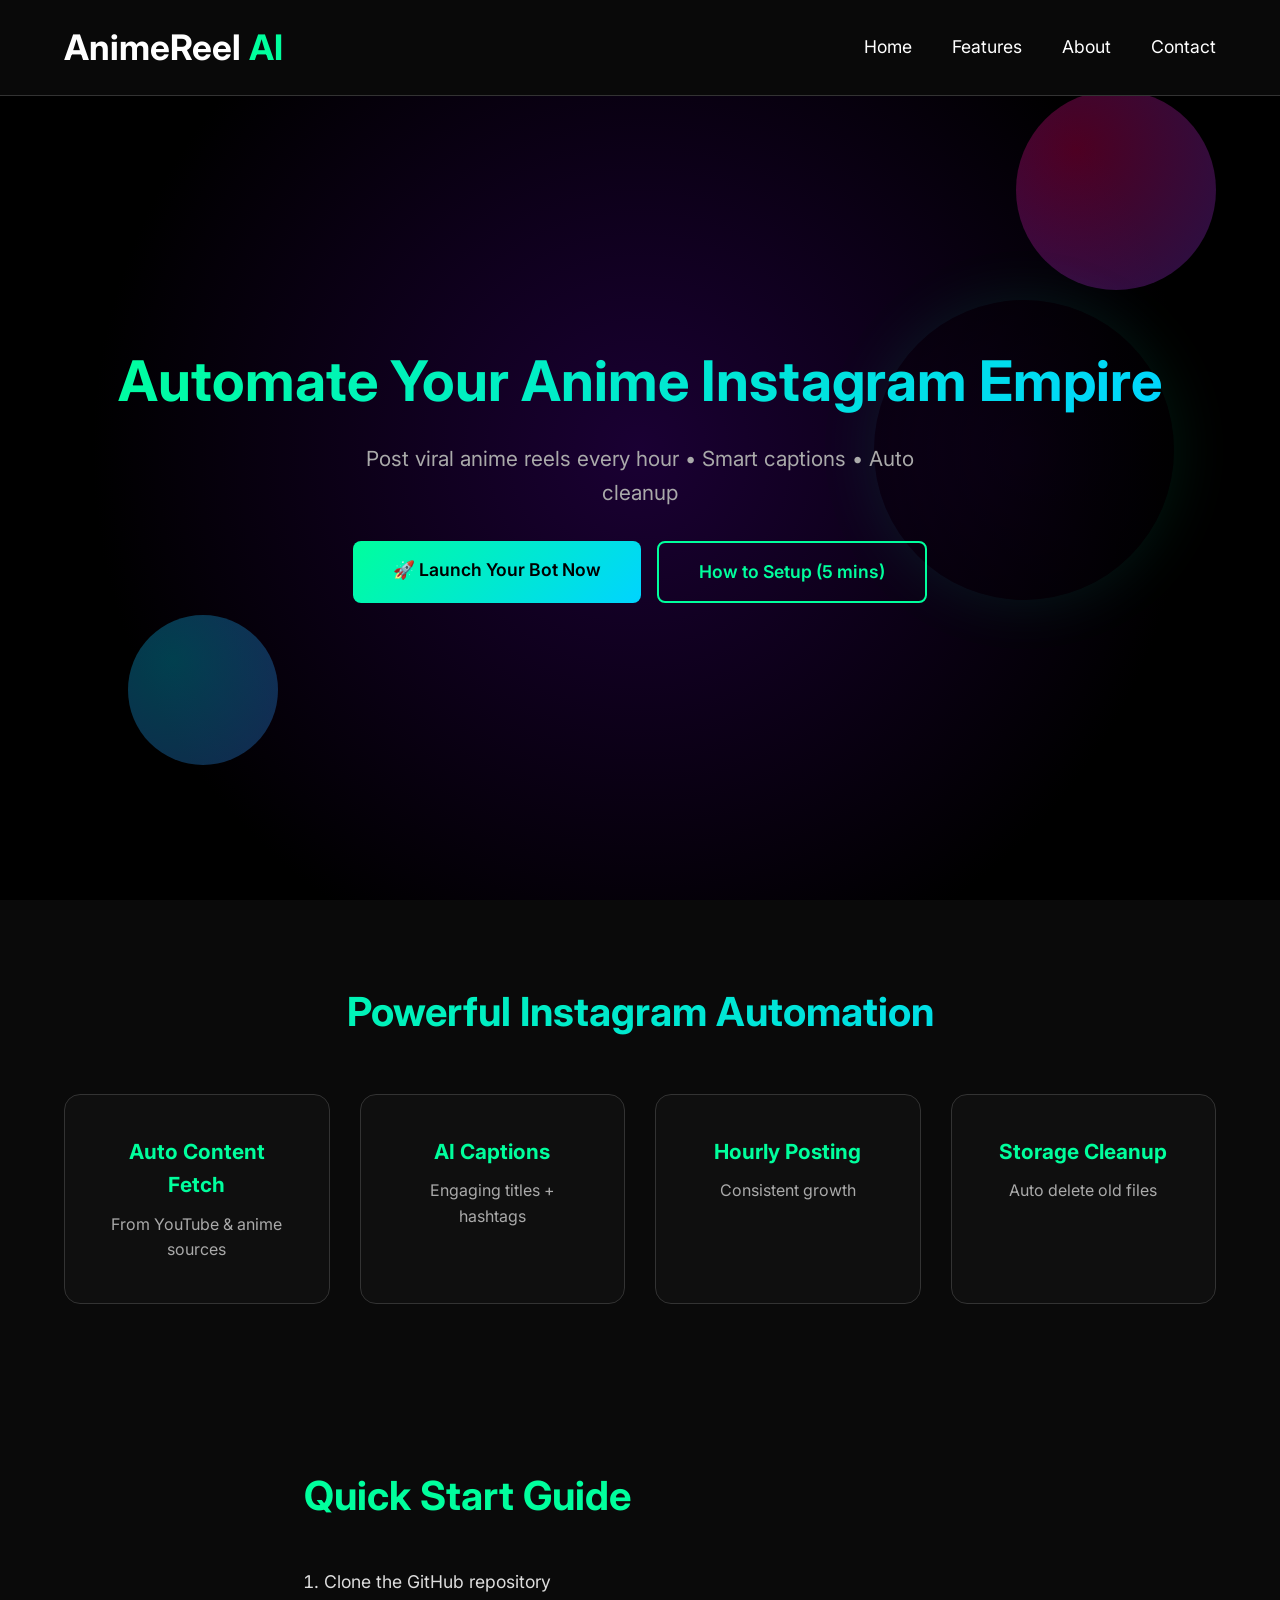
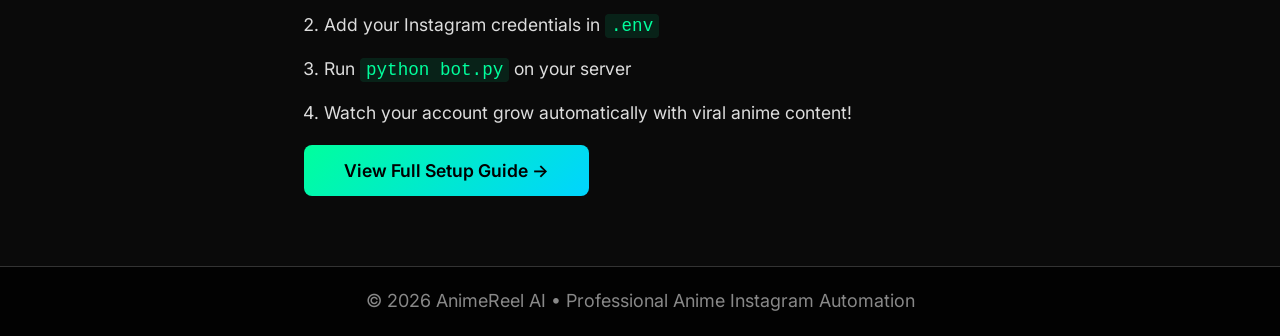
<file: index.html>
<!DOCTYPE html>
<html lang="en">
<head>
    <meta charset="UTF-8">
    <meta name="viewport" content="width=device-width, initial-scale=1.0">
    <title>AnimeReel AI - Automated Anime Instagram Bot</title>
    <link rel="stylesheet" href="assets/css/style.css">
    <link href="https://fonts.googleapis.com/css2?family=Inter:wght@400;500;600;700&display=swap" rel="stylesheet">
</head>
<body>
    <!-- Navigation -->
    <nav class="navbar">
        <div class="logo">AnimeReel <span class="ai">AI</span></div>
        
        <div class="hamburger" onclick="toggleMenu()">
            <span></span>
            <span></span>
            <span></span>
        </div>

        <ul class="nav-menu" id="navMenu">
            <li><a href="index.html">Home</a></li>
            <li><a href="features.html">Features</a></li>
            <li><a href="about.html">About</a></li>
            <li><a href="contact.php">Contact</a></li>
        </ul>
    </nav>

    <!-- Background Animation -->
    <div class="space-bg">
        <div class="planet planet1"></div>
        <div class="planet planet2"></div>
        <div class="blackhole"></div>
    </div>

    <section class="hero">
        <h1>Automate Your Anime Instagram Empire</h1>
        <p class="subtitle">Post viral anime reels every hour • Smart captions • Auto cleanup</p>
        
        <div class="cta-group">
            <a href="https://github.com/YOUR-USERNAME/anime-ig-reposter-bot" target="_blank" class="cta-button primary">
                🚀 Launch Your Bot Now
            </a>
            <a href="#setup" class="cta-button secondary">
                How to Setup (5 mins)
            </a>
        </div>
    </section>

    <section class="features" id="features">
        <h2>Powerful Instagram Automation</h2>
        <div class="grid">
            <div class="card">
                <h3>Auto Content Fetch</h3>
                <p>From YouTube & anime sources</p>
            </div>
            <div class="card">
                <h3>AI Captions</h3>
                <p>Engaging titles + hashtags</p>
            </div>
            <div class="card">
                <h3>Hourly Posting</h3>
                <p>Consistent growth</p>
            </div>
            <div class="card">
                <h3>Storage Cleanup</h3>
                <p>Auto delete old files</p>
            </div>
        </div>
    </section>

    <!-- Quick Setup Section -->
    <section id="setup" class="setup-section">
        <h2>Quick Start Guide</h2>
        <ol>
            <li>Clone the GitHub repository</li>
            <li>Add your Instagram credentials in <code>.env</code></li>
            <li>Run <code>python bot.py</code> on your server</li>
            <li>Watch your account grow automatically with viral anime content!</li>
        </ol>
        <a href="https://github.com/YOUR-USERNAME/anime-ig-reposter-bot" target="_blank" class="cta-button primary">
            View Full Setup Guide →
        </a>
    </section>

    <footer>
        <p>&copy; 2026 AnimeReel AI • Professional Anime Instagram Automation</p>
    </footer>

    <script src="assets/js/script.js"></script>
</body>
</html>
</file>
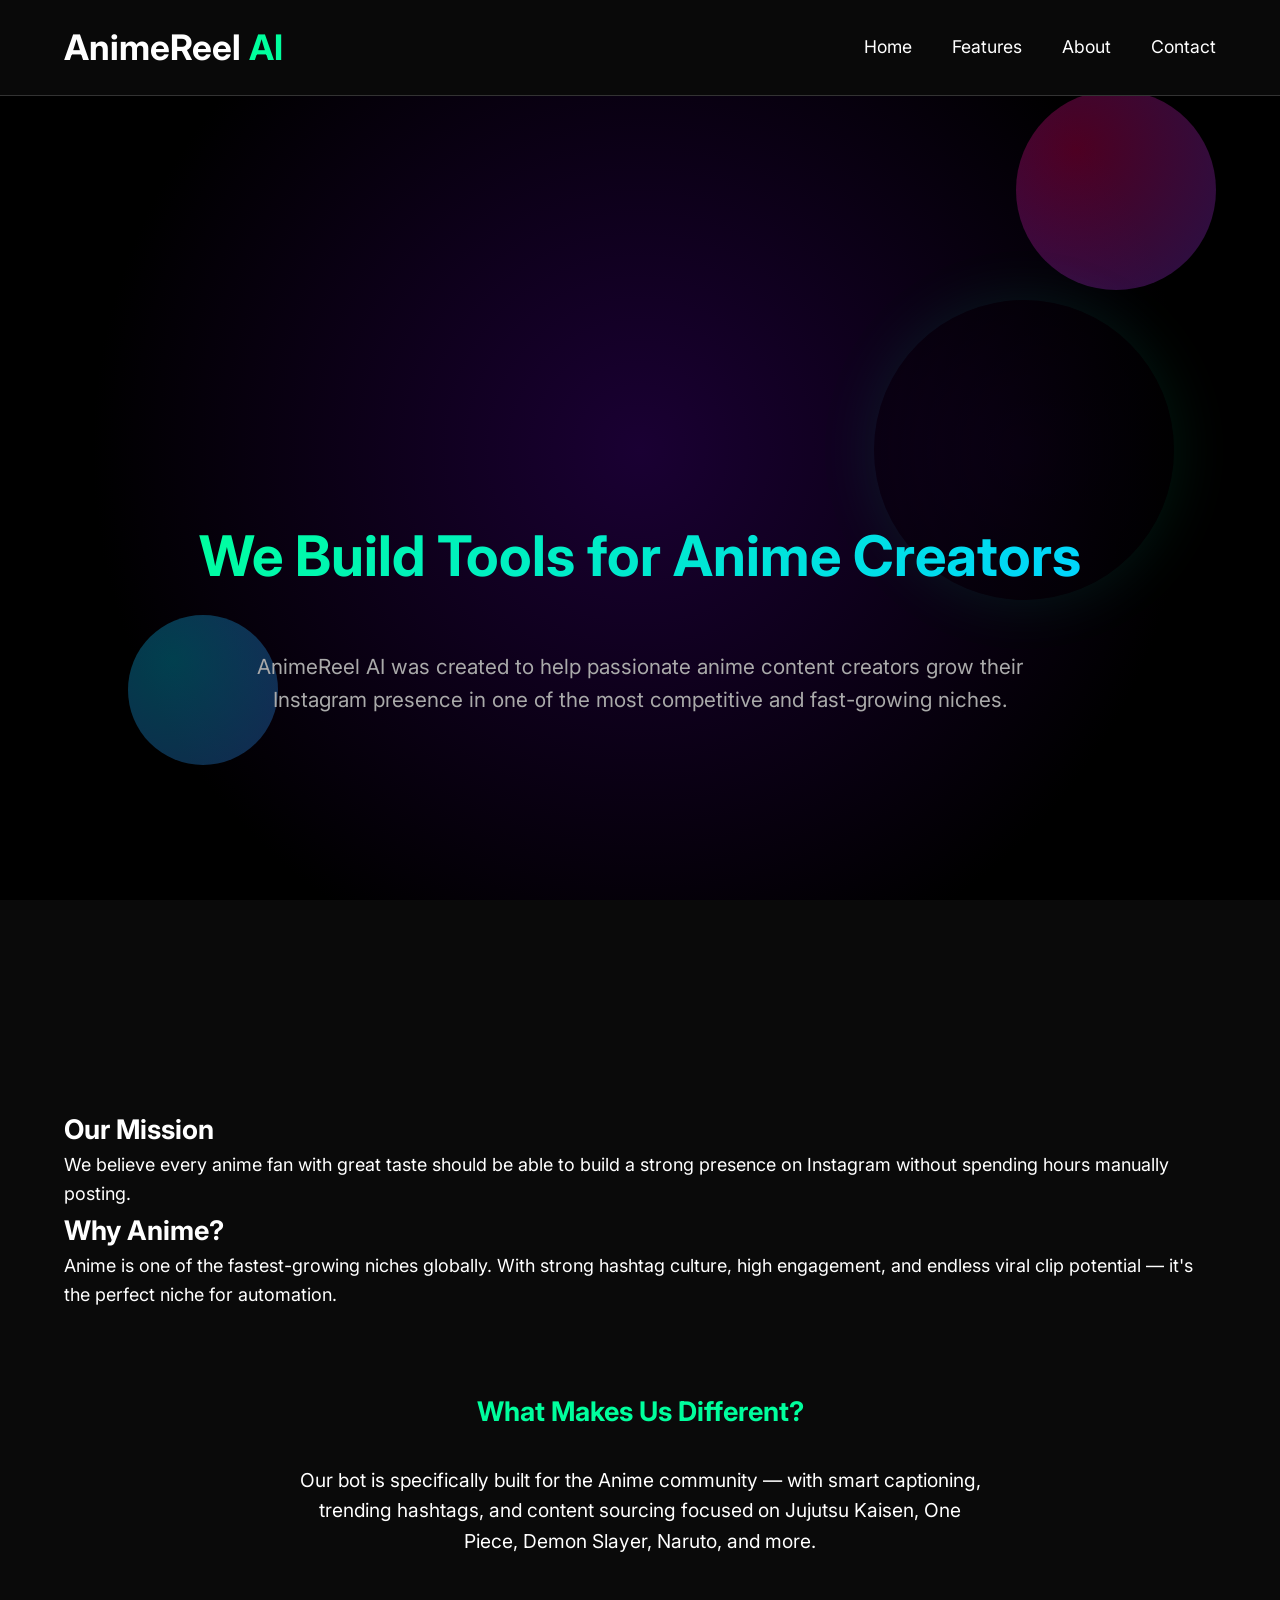
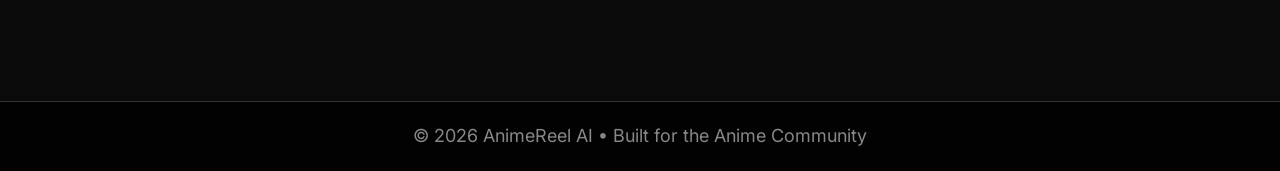
<file: about.html>
<!DOCTYPE html>
<html lang="en">
<head>
    <meta charset="UTF-8">
    <meta name="viewport" content="width=device-width, initial-scale=1.0">
    <title>About Us - AnimeReel AI</title>
    <link rel="stylesheet" href="assets/css/style.css">
    <link href="https://fonts.googleapis.com/css2?family=Inter:wght@400;500;600;700&display=swap" rel="stylesheet">
</head>
<body>
    <!-- Navigation -->
    <nav class="navbar">
        <div class="logo">AnimeReel <span class="ai">AI</span></div>
        
        <div class="hamburger" onclick="toggleMenu()">
            <span></span>
            <span></span>
            <span></span>
        </div>

        <ul class="nav-menu" id="navMenu">
            <li><a href="index.html">Home</a></li>
            <li><a href="features.html">Features</a></li>
            <li><a href="about.html">About</a></li>
            <li><a href="contact.php">Contact</a></li>
        </ul>
    </nav>

    <!-- Background Animation -->
    <div class="space-bg">
        <div class="planet planet1"></div>
        <div class="planet planet2"></div>
        <div class="blackhole"></div>
    </div>

    <section class="hero" style="margin-top: 9rem; padding-bottom: 3rem; text-align: center;">
        <h1>We Build Tools for Anime Creators</h1>
        <p class="subtitle" style="max-width: 800px; margin: 2rem auto;">
            AnimeReel AI was created to help passionate anime content creators grow their Instagram presence 
            in one of the most competitive and fast-growing niches.
        </p>
    </section>

    <section class="about-content" style="padding: 4rem 5%;">
        <div class="about-grid">
            <div class="about-card">
                <h2>Our Mission</h2>
                <p>We believe every anime fan with great taste should be able to build a strong presence on Instagram without spending hours manually posting.</p>
            </div>
            
            <div class="about-card">
                <h2>Why Anime?</h2>
                <p>Anime is one of the fastest-growing niches globally. With strong hashtag culture, high engagement, and endless viral clip potential — it's the perfect niche for automation.</p>
            </div>
        </div>

        <div style="text-align: center; margin: 5rem 0;">
            <h2 style="color: #00ff9d;">What Makes Us Different?</h2>
            <p style="max-width: 700px; margin: 2rem auto; font-size: 1.2rem;">
                Our bot is specifically built for the Anime community — with smart captioning, trending hashtags, 
                and content sourcing focused on Jujutsu Kaisen, One Piece, Demon Slayer, Naruto, and more.
            </p>
        </div>
    </section>

    <footer>
        <p>&copy; 2026 AnimeReel AI • Built for the Anime Community</p>
    </footer>

    <script src="assets/js/script.js"></script>
</body>
</html>
</file>
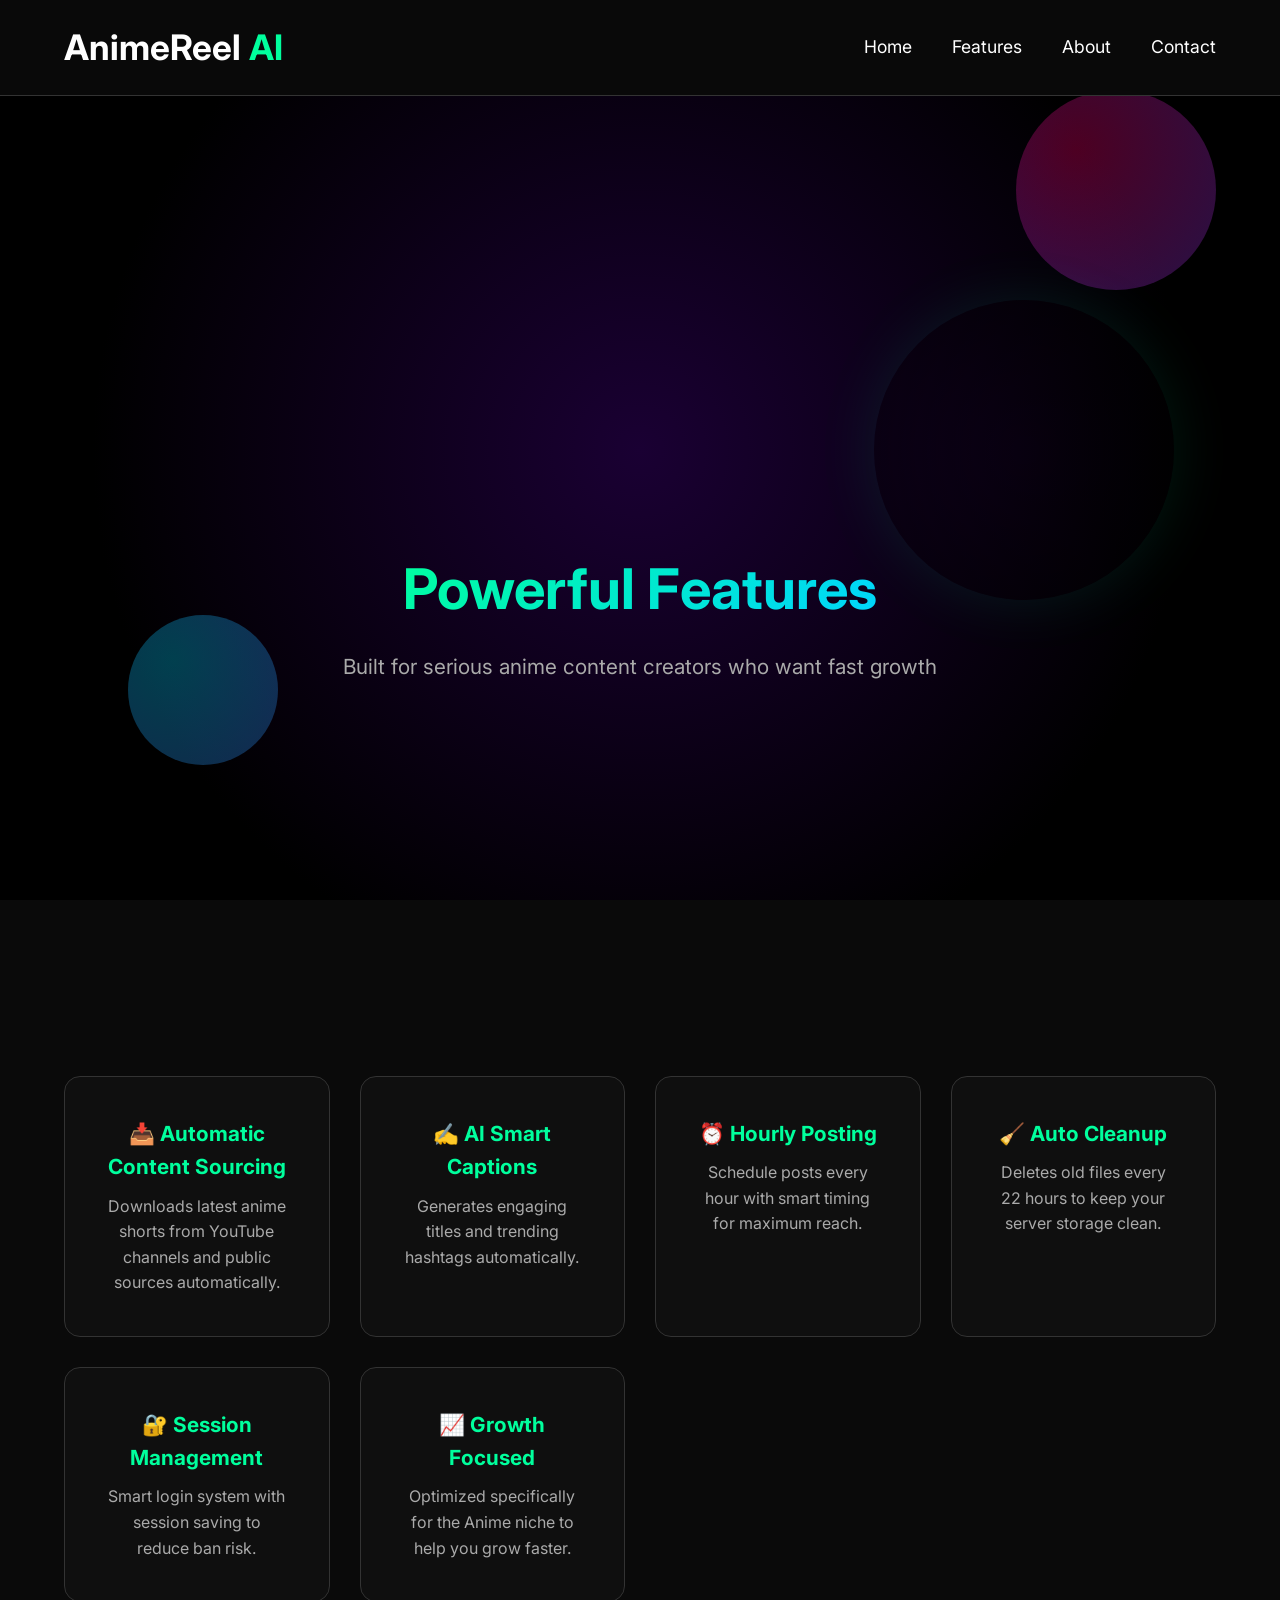
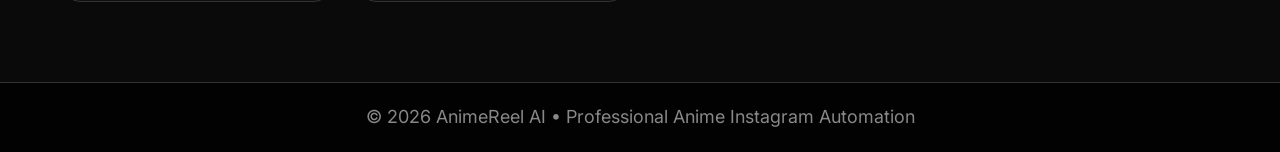
<file: features.html>
<!DOCTYPE html>
<html lang="en">
<head>
    <meta charset="UTF-8">
    <meta name="viewport" content="width=device-width, initial-scale=1.0">
    <title>Features - AnimeReel AI</title>
    <link rel="stylesheet" href="assets/css/style.css">
    <link href="https://fonts.googleapis.com/css2?family=Inter:wght@400;500;600;700&display=swap" rel="stylesheet">
</head>
<body>
    <!-- Navigation -->
    <nav class="navbar">
        <div class="logo">AnimeReel <span class="ai">AI</span></div>
        
        <div class="hamburger" onclick="toggleMenu()">
            <span></span>
            <span></span>
            <span></span>
        </div>

        <ul class="nav-menu" id="navMenu">
            <li><a href="index.html">Home</a></li>
            <li><a href="features.html">Features</a></li>
            <li><a href="about.html">About</a></li>
            <li><a href="contact.php">Contact</a></li>
        </ul>
    </nav>

    <!-- Background Animation -->
    <div class="space-bg">
        <div class="planet planet1"></div>
        <div class="planet planet2"></div>
        <div class="blackhole"></div>
    </div>

    <section class="hero" style="margin-top: 9rem; padding-bottom: 3rem;">
        <h1>Powerful Features</h1>
        <p class="subtitle">Built for serious anime content creators who want fast growth</p>
    </section>

    <section class="features" style="padding-top: 2rem;">
        <div class="grid">
            <div class="card">
                <h3>📥 Automatic Content Sourcing</h3>
                <p>Downloads latest anime shorts from YouTube channels and public sources automatically.</p>
            </div>
            <div class="card">
                <h3>✍️ AI Smart Captions</h3>
                <p>Generates engaging titles and trending hashtags automatically.</p>
            </div>
            <div class="card">
                <h3>⏰ Hourly Posting</h3>
                <p>Schedule posts every hour with smart timing for maximum reach.</p>
            </div>
            <div class="card">
                <h3>🧹 Auto Cleanup</h3>
                <p>Deletes old files every 22 hours to keep your server storage clean.</p>
            </div>
            <div class="card">
                <h3>🔐 Session Management</h3>
                <p>Smart login system with session saving to reduce ban risk.</p>
            </div>
            <div class="card">
                <h3>📈 Growth Focused</h3>
                <p>Optimized specifically for the Anime niche to help you grow faster.</p>
            </div>
        </div>
    </section>

    <footer>
        <p>&copy; 2026 AnimeReel AI • Professional Anime Instagram Automation</p>
    </footer>

    <script src="assets/js/script.js"></script>
</body>
</html>
</file>
<file: assets/css/style.css>
* { margin: 0; padding: 0; box-sizing: border-box; }

body {
    font-family: 'Inter', sans-serif;
    background: #0a0a0a;
    color: #fff;
    overflow-x: hidden;
    font-size: 18px;
    line-height: 1.6;
}

/* Space Background */
.space-bg {
    position: fixed;
    top: 0; left: 0; width: 100%; height: 100%;
    z-index: -1;
    background: radial-gradient(circle at center, #1a0033 0%, #000 70%);
    overflow: hidden;
}

/* Planets Animation */
.planet {
    position: absolute;
    border-radius: 50%;
    opacity: 0.3;
}

.planet1 {
    width: 200px; height: 200px;
    background: radial-gradient(circle at 30% 30%, #ff006e, #8338ec);
    top: 10%; right: 5%;
    animation: float 20s infinite ease-in-out;
    z-index: 2;
}

.planet2 {
    width: 150px; height: 150px;
    background: radial-gradient(circle at 30% 30%, #00d4ff, #3a86ff);
    bottom: 15%; left: 10%;
    animation: float 25s infinite ease-in-out reverse;
    z-index: 2;
}

.blackhole {
    position: absolute;
    width: 300px; height: 300px;
    background: radial-gradient(circle at center, transparent 0%, rgba(0, 0, 0, 0.5) 100%);
    top: 50%; right: 20%;
    transform: translate(50%, -50%);
    box-shadow: 0 0 60px rgba(0, 255, 157, 0.1);
    border-radius: 50%;
    z-index: 2;
}

@keyframes float {
    0%, 100% { transform: translateY(0px); }
    50% { transform: translateY(30px); }
}

/* Navbar */
.navbar { 
    position: fixed; 
    top: 0; 
    width: 100%; 
    padding: 1.2rem 5%; 
    background: rgba(10,10,10,0.98); 
    z-index: 1000; 
    display: flex; 
    justify-content: space-between; 
    align-items: center; 
    border-bottom: 1px solid #333; 
}

.logo { 
    font-size: 2.2rem; 
    font-weight: 700;
    z-index: 1001;
}

.ai { color: #00ff9d; }

/* Desktop Menu */
.nav-menu {
    list-style: none;
    display: flex;
    gap: 2.5rem;
    align-items: center;
}

.nav-menu li {
    list-style: none;
}

.nav-menu a {
    color: #fff;
    text-decoration: none;
    font-size: 1.1rem;
    transition: color 0.3s;
}

.nav-menu a:hover {
    color: #00ff9d;
}

/* Hamburger Menu */
.hamburger {
    display: none;
    flex-direction: column;
    gap: 5px;
    cursor: pointer;
    z-index: 1001;
}

.hamburger span {
    width: 28px;
    height: 3px;
    background: #fff;
    border-radius: 2px;
    transition: all 0.3s ease;
}

.hamburger.active span:nth-child(1) {
    transform: rotate(45deg) translate(5px, 5px);
}

.hamburger.active span:nth-child(2) {
    opacity: 0;
}

.hamburger.active span:nth-child(3) {
    transform: rotate(-45deg) translate(6px, -6px);
}

/* Hero Section */
.hero {
    padding-top: 120px;
    padding-bottom: 80px;
    min-height: 100vh;
    display: flex;
    flex-direction: column;
    justify-content: center;
    align-items: center;
    text-align: center;
    z-index: 10;
    position: relative;
}

.hero h1 {
    font-size: 3.5rem;
    margin-bottom: 1rem;
    background: linear-gradient(135deg, #00ff9d, #00d4ff);
    -webkit-background-clip: text;
    -webkit-text-fill-color: transparent;
    background-clip: text;
}

.hero .subtitle {
    font-size: 1.3rem;
    color: #aaa;
    margin-bottom: 2rem;
    max-width: 600px;
}

/* CTA Buttons */
.cta-group {
    display: flex;
    gap: 1rem;
    justify-content: center;
    flex-wrap: wrap;
    z-index: 10;
    position: relative;
}

.cta-button {
    padding: 15px 40px;
    font-size: 1.1rem;
    border: none;
    border-radius: 8px;
    text-decoration: none;
    cursor: pointer;
    transition: all 0.3s ease;
    font-weight: 600;
}

.cta-button.primary {
    background: linear-gradient(135deg, #00ff9d, #00d4ff);
    color: #000;
}

.cta-button.primary:hover {
    transform: translateY(-3px);
    box-shadow: 0 10px 30px rgba(0, 255, 157, 0.3);
}

.cta-button.secondary {
    background: transparent;
    color: #00ff9d;
    border: 2px solid #00ff9d;
}

.cta-button.secondary:hover {
    background: rgba(0, 255, 157, 0.1);
    transform: translateY(-3px);
}

/* Features Section */
.features {
    padding: 80px 5%;
    text-align: center;
    z-index: 10;
    position: relative;
}

.features h2 {
    font-size: 2.5rem;
    margin-bottom: 50px;
    background: linear-gradient(135deg, #00ff9d, #00d4ff);
    -webkit-background-clip: text;
    -webkit-text-fill-color: transparent;
    background-clip: text;
}

.grid {
    display: grid;
    grid-template-columns: repeat(auto-fit, minmax(250px, 1fr));
    gap: 30px;
    max-width: 1200px;
    margin: 0 auto;
    z-index: 10;
    position: relative;
}

.card {
    background: rgba(17, 17, 17, 0.85);
    border: 1px solid #333;
    padding: 2.5rem;
    border-radius: 16px;
    transition: all 0.4s;
    z-index: 10;
    position: relative;
}

.card:hover {
    transform: translateY(-12px);
    border-color: #00ff9d;
    background: rgba(0, 255, 157, 0.05);
}

.card h3 {
    font-size: 1.3rem;
    margin-bottom: 10px;
    color: #00ff9d;
}

.card p {
    color: #aaa;
    font-size: 1rem;
}

/* Setup Section */
.setup-section {
    padding: 80px 5%;
    max-width: 800px;
    margin: 0 auto;
    z-index: 10;
    position: relative;
}

.setup-section h2 {
    font-size: 2.5rem;
    margin-bottom: 40px;
    color: #00ff9d;
}

.setup-section ol {
    margin-left: 20px;
    margin-bottom: 30px;
}

.setup-section li {
    margin-bottom: 15px;
    font-size: 1.1rem;
    color: #ddd;
}

.setup-section code {
    background: rgba(0, 255, 157, 0.1);
    padding: 2px 6px;
    border-radius: 4px;
    color: #00ff9d;
    font-family: 'Courier New', monospace;
}

/* Footer */
footer {
    background: rgba(0, 0, 0, 0.8);
    padding: 20px;
    text-align: center;
    border-top: 1px solid #333;
    z-index: 10;
    position: relative;
    color: #888;
}

/* Mobile Navigation */
@media (max-width: 768px) {
    .hamburger {
        display: flex;
    }

    .nav-menu {
        position: fixed;
        top: 0;
        left: -100%;
        width: 100%;
        height: 100vh;
        background: rgba(10, 10, 10, 0.98);
        flex-direction: column;
        justify-content: center;
        align-items: center;
        gap: 3rem;
        transition: left 0.4s cubic-bezier(0.4, 0, 0.2, 1);
        z-index: 999;
        padding-top: 80px;
        list-style: none;
    }

    .nav-menu.active {
        left: 0;
    }

    .nav-menu a {
        font-size: 1.8rem;
        padding: 10px 0;
    }

    /* Hero Mobile */
    .hero {
        padding-top: 80px;
        padding-bottom: 60px;
        min-height: auto;
    }

    .hero h1 {
        font-size: 2rem;
    }

    .hero .subtitle {
        font-size: 1rem;
    }

    .cta-group {
        flex-direction: column;
        gap: 1rem;
    }

    .cta-button {
        width: 100%;
    }

    /* Features Mobile */
    .features {
        padding: 60px 5%;
    }

    .features h2 {
        font-size: 1.8rem;
        margin-bottom: 30px;
    }

    .grid {
        grid-template-columns: 1fr;
        gap: 20px;
    }

    .card {
        padding: 20px;
    }

    /* Setup Mobile */
    .setup-section {
        padding: 60px 5%;
    }

    .setup-section h2 {
        font-size: 1.8rem;
    }

    .setup-section li {
        font-size: 1rem;
    }

    /* Logo Mobile */
    .logo {
        font-size: 1.5rem;
    }
}
</file>
